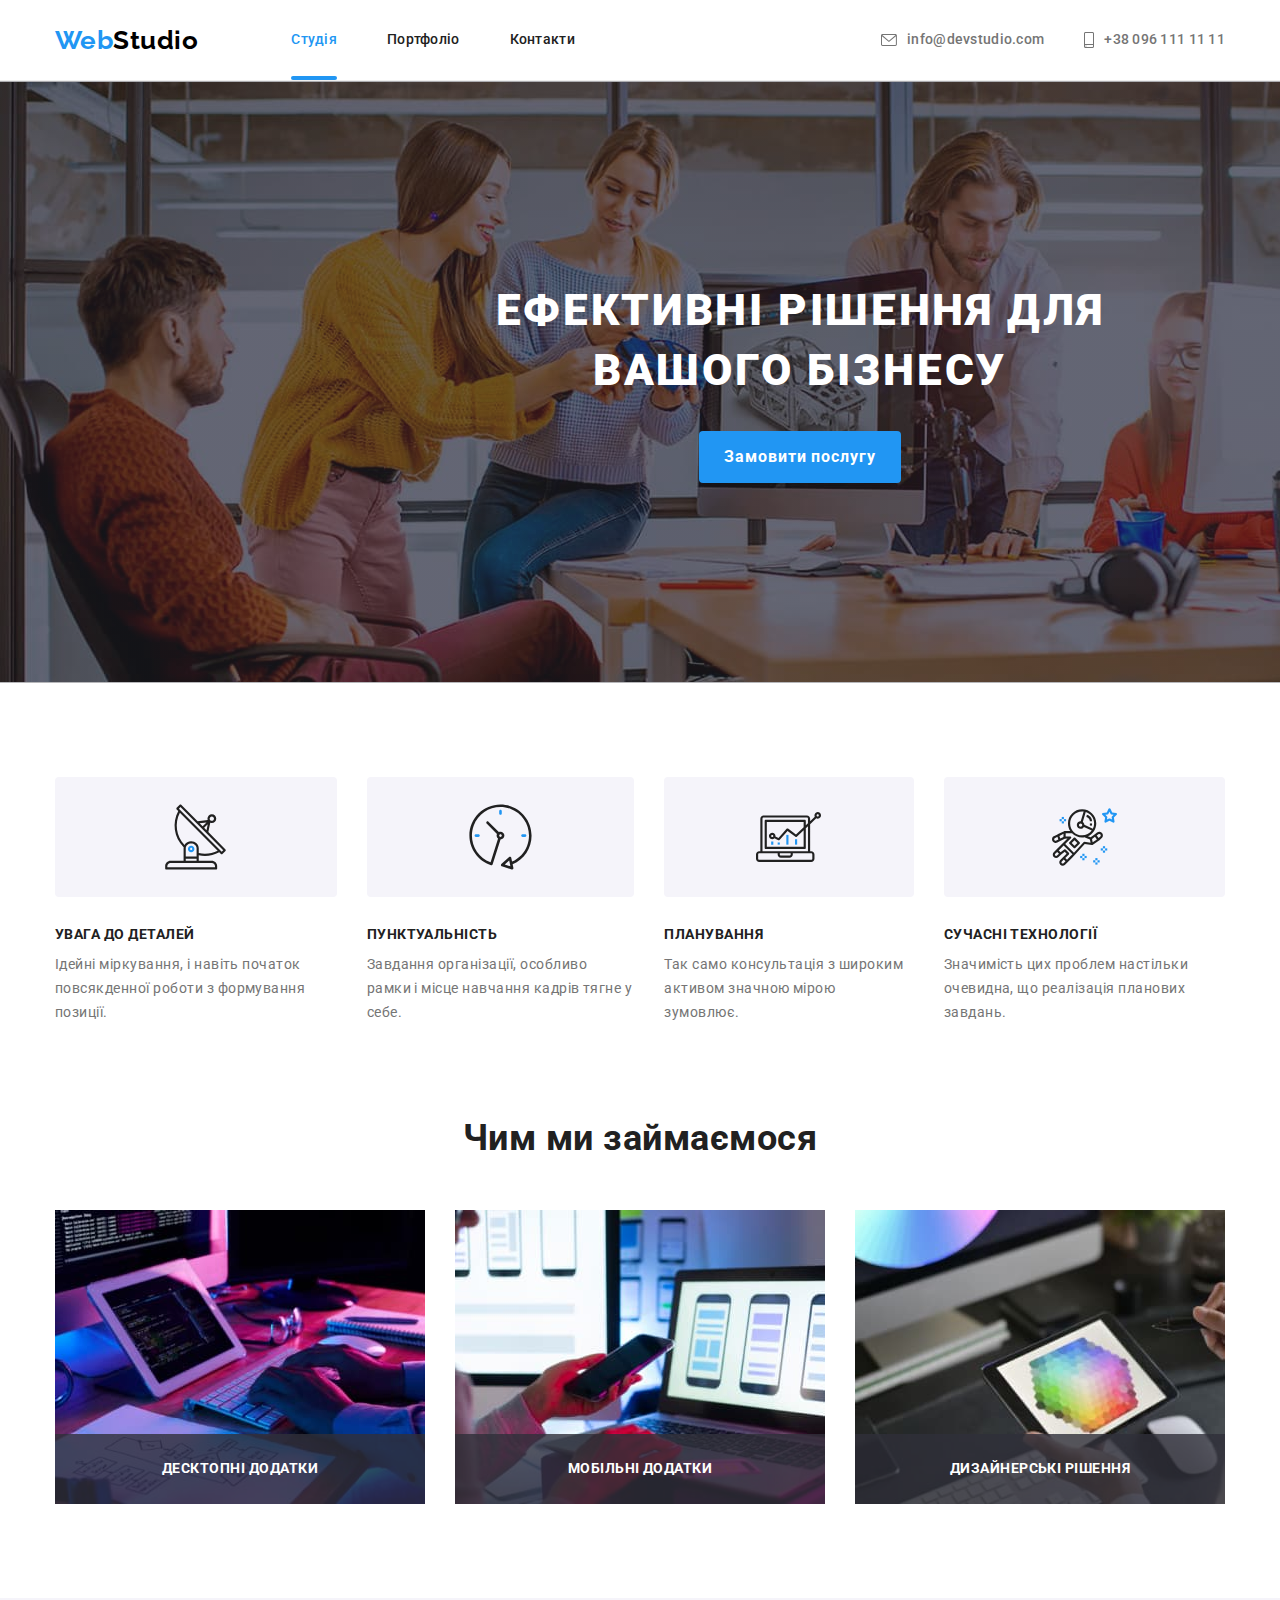
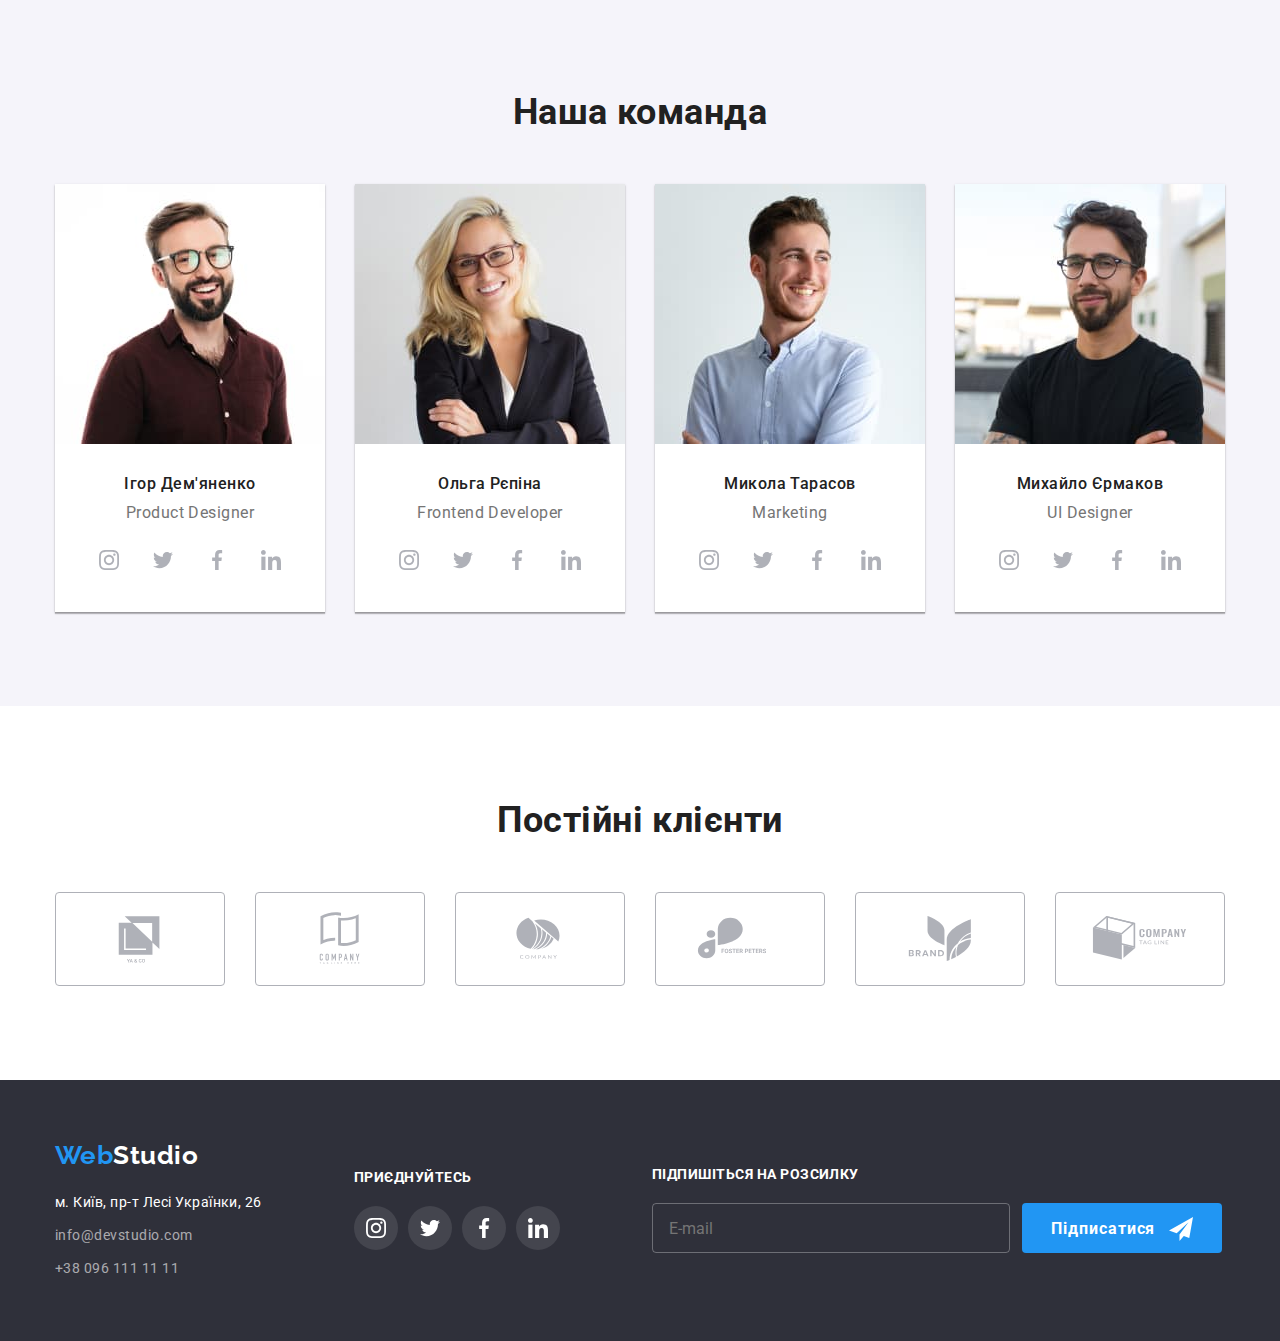
<file: index.html>
<!DOCTYPE html>
<html lang="uk">
  <head>
    <meta charset="UTF-8" />
    <meta http-equiv="X-UA-Compatible" content="IE=edge" />
    <meta name="viewport" content="width=device-width, initial-scale=1.0" />
    <title>Студія</title>
    <link rel="preconnect" href="https://fonts.googleapis.com" />
    <link rel="preconnect" href="https://fonts.gstatic.com" crossorigin />
    <link
      href="https://fonts.googleapis.com/css2?family=Raleway:wght@700&family=Roboto:wght@400;500;700;900&display=swap"
      rel="stylesheet"
    />
    <link
      rel="stylesheet"
      href="https://cdnjs.cloudflare.com/ajax/libs/modern-normalize/1.1.0/modern-normalize.min.css"
    />
    <link rel="stylesheet" href="./css/main.min.css" />
  </head>
  <body>
    <header class="page-header">
      <div class="container page-header__flex-box">
        <nav class="site-nav">
          <a class="logo page-header__logo" href="./index.html"
            >Web<span class="logo__header-part">Studio</span></a
          >
          <ul class="site-nav__list">
            <li>
              <a class="link site-nav__link site-nav__link--active" href="./index.html">Студія</a>
            </li>
            <li>
              <a class="link site-nav__link" href="./portfolio.html">Портфоліо</a>
            </li>
            <li>
              <a class="link site-nav__link" href="">Контакти</a>
            </li>
          </ul>
        </nav>
        <ul class="contacts">
          <li>
            <a class="link contacts__link" href="mailto:info@devstudio.com">
              <svg class="contacts__icon" width="16" height="12">
                <use href="./images/icons.svg#icon-mail"></use>
              </svg>
              info@devstudio.com
            </a>
          </li>
          <li>
            <a class="link contacts__link" href="tel:+380961111111">
              <svg class="contacts__icon" width="10" height="16">
                <use href="./images/icons.svg#icon-call"></use>
              </svg>
              +38 096 111 11 11
            </a>
          </li>
        </ul>
      </div>
    </header>
    <main>
      <!-- Hero -->
      <section class="hero">
        <div class="container">
          <h1 class="hero__title">Ефективні рішення для вашого бізнесу</h1>
          <button class="button" type="button" data-modal-open>Замовити послугу</button>
        </div>
      </section>
      <!-- Преимущества -->
      <section class="advances">
        <div class="container">
          <h2 class="hidden">Переваги</h2>
          <ul class="advances__list">
            <li>
              <div class="advances__icon">
                <svg width="65" height="70">
                  <use href="./images/icons.svg#icon-antenna-1"></use>
                </svg>
              </div>
              <h3 class="advances__subtitle">Увага до деталей</h3>
              <p class="advances__text">
                Ідейні міркування, і навіть початок повсякденної роботи з формування позиції.
              </p>
            </li>
            <li>
              <div class="advances__icon">
                <svg width="65" height="70">
                  <use href="./images/icons.svg#icon-clock-1"></use>
                </svg>
              </div>
              <h3 class="advances__subtitle">Пунктуальність</h3>
              <p class="advances__text">
                Завдання організації, особливо рамки і місце навчання кадрів тягне у себе.
              </p>
            </li>
            <li>
              <div class="advances__icon">
                <svg width="65" height="70">
                  <use href="./images/icons.svg#icon-diagram-1"></use>
                </svg>
              </div>
              <h3 class="advances__subtitle">Планування</h3>
              <p class="advances__text">
                Так само консультація з широким активом значною мірою зумовлює.
              </p>
            </li>
            <li>
              <div class="advances__icon">
                <svg width="65" height="70">
                  <use href="./images/icons.svg#icon-astronaut-1"></use>
                </svg>
              </div>
              <h3 class="advances__subtitle">Сучасні технології</h3>
              <p class="advances__text">
                Значимість цих проблем настільки очевидна, що реалізація планових завдань.
              </p>
            </li>
          </ul>
        </div>
      </section>
      <!-- Функции -->
      <section class="functions">
        <div class="container">
          <h2 class="title">Чим ми займаємося</h2>
          <ul class="functions__list">
            <li>
              <div class="functions__card">
                <img src="./images/img2.jpg" alt="Процес написання коду" width="370" />
                <p class="functions__name">Десктопні додатки</p>
              </div>
            </li>
            <li>
              <div class="functions__card">
                <img src="./images/img.jpg" alt="Руки тримають телефон" width="370" />
                <p class="functions__name">Мобільні додатки</p>
              </div>
            </li>
            <li>
              <div class="functions__card">
                <img src="./images/img3.jpg" alt="Кольорова палітра на планшеті" width="370" />
                <p class="functions__name">Дизайнерські рішення</p>
              </div>
            </li>
          </ul>
        </div>
      </section>
      <!-- Команда -->
      <section class="members">
        <div class="container">
          <h2 class="title">Наша команда</h2>
          <ul class="members__list">
            <li class="members__card">
              <img src="./images/member1.jpg" alt="Чоловік в окулярах" width="270" />
              <h3 class="members__name">Ігор Дем'яненко</h3>
              <p lang="en">Product Designer</p>
              <ul class="contacts-list">
                <li>
                  <a class="contacts-list__link" href="#">
                    <svg class="contacts-list__icon">
                      <use href="./images/icons.svg#icon-instagram-2"></use>
                    </svg>
                  </a>
                </li>

                <li>
                  <a class="contacts-list__link" href="#">
                    <svg class="contacts-list__icon">
                      <use href="./images/icons.svg#icon-twitter-1"></use>
                    </svg>
                  </a>
                </li>

                <li>
                  <a class="contacts-list__link" href="#">
                    <svg class="contacts-list__icon">
                      <use href="./images/icons.svg#icon-facebook-1"></use>
                    </svg>
                  </a>
                </li>

                <li>
                  <a class="contacts-list__link" href="#">
                    <svg class="contacts-list__icon">
                      <use href="./images/icons.svg#icon-linkedin-1"></use>
                    </svg>
                  </a>
                </li>
              </ul>
            </li>

            <li class="members__card">
              <img src="./images/member2.jpg" alt="Жінка в окулярах" width="270" />
              <h3 class="members__name">Ольга Рєпіна</h3>
              <p lang="en">Frontend Developer</p>
              <ul class="contacts-list">
                <li>
                  <a class="contacts-list__link" href="#">
                    <svg class="contacts-list__icon">
                      <use href="./images/icons.svg#icon-instagram-2"></use>
                    </svg>
                  </a>
                </li>

                <li>
                  <a class="contacts-list__link" href="#">
                    <svg class="contacts-list__icon">
                      <use href="./images/icons.svg#icon-twitter-1"></use>
                    </svg>
                  </a>
                </li>

                <li>
                  <a class="contacts-list__link" href="#">
                    <svg class="contacts-list__icon">
                      <use href="./images/icons.svg#icon-facebook-1"></use>
                    </svg>
                  </a>
                </li>

                <li>
                  <a class="contacts-list__link" href="#">
                    <svg class="contacts-list__icon">
                      <use href="./images/icons.svg#icon-linkedin-1"></use>
                    </svg>
                  </a>
                </li>
              </ul>
            </li>

            <li class="members__card">
              <img src="./images/member3.jpg" alt="Чоловік" width="270" />
              <h3 class="members__name">Микола Тарасов</h3>
              <p lang="en">Marketing</p>
              <ul class="contacts-list">
                <li>
                  <a class="contacts-list__link" href="#">
                    <svg class="contacts-list__icon">
                      <use href="./images/icons.svg#icon-instagram-2"></use>
                    </svg>
                  </a>
                </li>

                <li>
                  <a class="contacts-list__link" href="#">
                    <svg class="contacts-list__icon">
                      <use href="./images/icons.svg#icon-twitter-1"></use>
                    </svg>
                  </a>
                </li>

                <li>
                  <a class="contacts-list__link" href="#">
                    <svg class="contacts-list__icon">
                      <use href="./images/icons.svg#icon-facebook-1"></use>
                    </svg>
                  </a>
                </li>

                <li>
                  <a class="contacts-list__link" href="#">
                    <svg class="contacts-list__icon">
                      <use href="./images/icons.svg#icon-linkedin-1"></use>
                    </svg>
                  </a>
                </li>
              </ul>
            </li>

            <li class="members__card">
              <img src="./images/member4.jpg" alt="Чоловік в окулярах" width="270" />
              <h3 class="members__name">Михайло Єрмаков</h3>
              <p lang="en">UI Designer</p>
              <ul class="contacts-list">
                <li>
                  <a class="contacts-list__link" href="#">
                    <svg class="contacts-list__icon">
                      <use href="./images/icons.svg#icon-instagram-2"></use>
                    </svg>
                  </a>
                </li>

                <li>
                  <a class="contacts-list__link" href="#">
                    <svg class="contacts-list__icon">
                      <use href="./images/icons.svg#icon-twitter-1"></use>
                    </svg>
                  </a>
                </li>

                <li>
                  <a class="contacts-list__link" href="#">
                    <svg class="contacts-list__icon">
                      <use href="./images/icons.svg#icon-facebook-1"></use>
                    </svg>
                  </a>
                </li>

                <li>
                  <a class="contacts-list__link" href="#">
                    <svg class="contacts-list__icon">
                      <use href="./images/icons.svg#icon-linkedin-1"></use>
                    </svg>
                  </a>
                </li>
              </ul>
            </li>
          </ul>
        </div>
      </section>
      <!-- Клиенты -->
      <section class="clients">
        <div class="container">
          <h2 class="title">Постійні клієнти</h2>
          <ul class="clients__list">
            <li>
              <a class="clients__link" href="#">
                <div class="clients__icon-box">
                  <svg class="clients__icon">
                    <use href="./images/icons.svg#icon-client-1"></use>
                  </svg>
                </div>
              </a>
            </li>

            <li>
              <a class="clients__link" href="#">
                <div class="clients__icon-box">
                  <svg class="clients__icon">
                    <use href="./images/icons.svg#icon-client-2"></use>
                  </svg>
                </div>
              </a>
            </li>

            <li>
              <a class="clients__link" href="#">
                <div class="clients__icon-box">
                  <svg class="clients__icon">
                    <use href="./images/icons.svg#icon-client-3"></use>
                  </svg>
                </div>
              </a>
            </li>

            <li>
              <a class="clients__link" href="#">
                <div class="clients__icon-box">
                  <svg class="clients__icon">
                    <use href="./images/icons.svg#icon-client-4"></use>
                  </svg>
                </div>
              </a>
            </li>

            <li>
              <a class="clients__link" href="#">
                <div class="clients__icon-box">
                  <svg class="clients__icon">
                    <use href="./images/icons.svg#icon-client-5"></use>
                  </svg>
                </div>
              </a>
            </li>

            <li>
              <a class="clients__link" href="#">
                <div class="clients__icon-box">
                  <svg class="clients__icon">
                    <use href="./images/icons.svg#icon-client-6"></use>
                  </svg>
                </div>
              </a>
            </li>
          </ul>
        </div>
      </section>
    </main>
    <!-- Футер -->
    <footer class="page-footer">
      <div class="container page-footer__flex-box">
        <div>
          <a class="logo page-footer__logo" href="./index.html"
            >Web<span class="logo__footer-part">Studio</span></a
          >
          <address>
            <ul class="address">
              <li class="address__street">м. Київ, пр-т Лесі Українки, 26</li>
              <li>
                <a class="link address__contacts" href="mailto:info@devstudio.com"
                  >info@devstudio.com</a
                >
              </li>
              <li>
                <a class="link address__contacts" href="tel:++380961111111">+38 096 111 11 11</a>
              </li>
            </ul>
          </address>
        </div>
        <div>
          <p class="page-footer__subtitle">Приєднуйтесь</p>
          <ul class="links">
            <li>
              <a class="links__item" href="#">
                <svg class="links__icon">
                  <use href="./images/icons.svg#icon-instagram-2"></use>
                </svg>
              </a>
            </li>

            <li>
              <a class="links__item" href="#">
                <svg class="links__icon">
                  <use href="./images/icons.svg#icon-twitter-1"></use>
                </svg>
              </a>
            </li>

            <li>
              <a class="links__item" href="#">
                <svg class="links__icon">
                  <use href="./images/icons.svg#icon-facebook-1"></use>
                </svg>
              </a>
            </li>

            <li>
              <a class="links__item" href="#">
                <svg class="links__icon">
                  <use href="./images/icons.svg#icon-linkedin-1"></use>
                </svg>
              </a>
            </li>
          </ul>
        </div>
        <div>
          <form>
            <label for="email" class="page-footer__subtitle">Підпишіться на розсилку</label>
            <div class="page-footer__input-pos">
              <input
                type="email"
                name="email"
                id="email"
                placeholder="E-mail"
                class="page-footer__input"
              />
              <button type="submit" class="button page-footer__button">
                Підписатися
                <svg width="24px" height="24px" class="button__icon">
                  <use href="./images/icons.svg#icon-subscribe"></use>
                </svg>
              </button>
            </div>
          </form>
        </div>
      </div>
    </footer>
    <div class="backdrop is-hidden" data-modal>
      <div class="modal">
        <button class="close-button" data-modal-close>
          <svg width="18" height="18" class="close-button__icon">
            <use href="./images/icons.svg#icon-vector"></use>
          </svg>
        </button>
        <div class="modal__form">
          <h2 class="modal__title">Залиште свої дані, ми вам передзвонимо</h2>
          <form>
            <div class="modal__fields">
              <div class="modal__pos">
                <label class="modal__label">
                  Ім'я
                  <input type="text" name="name" class="modal__input" />
                  <svg width="18" height="18" class="modal__icon">
                    <use href="./images/icons.svg#icon-name"></use>
                  </svg>
                </label>
              </div>

              <div class="modal__pos">
                <label class="modal__label">
                  Телефон
                  <input type="tel" name="number" class="modal__input" />
                  <svg width="18" height="18" class="modal__icon">
                    <use href="./images/icons.svg#icon-number"></use>
                  </svg>
                </label>
              </div>

              <div class="modal__pos">
                <label class="modal__label">
                  Пошта
                  <input type="email" name="email" class="modal__input" />
                  <svg width="18" height="18" class="modal__icon">
                    <use href="./images/icons.svg#icon-email"></use>
                  </svg>
                </label>
              </div>

              <label class="modal__label">
                Коментар
                <textarea
                  name="comment"
                  rows="10"
                  placeholder="Введіть текст"
                  class="modal__input modal__comment"
                ></textarea>
              </label>
            </div>
            <div class="terms">
              <label class="terms__label">
                <input type="checkbox" name="terms" class="terms__checkbox hidden" />
                <span class="terms__check-mark"></span>
                Погоджуюся з розсилкою та приймаю
              </label>
              <a href="#" class="terms__link">Умови договору</a>
            </div>
            <button type="submit" class="button submit-button">Відправити</button>
          </form>
        </div>
      </div>
    </div>
    <script src="./js/modal.js"></script>
  </body>
</html>
</file>
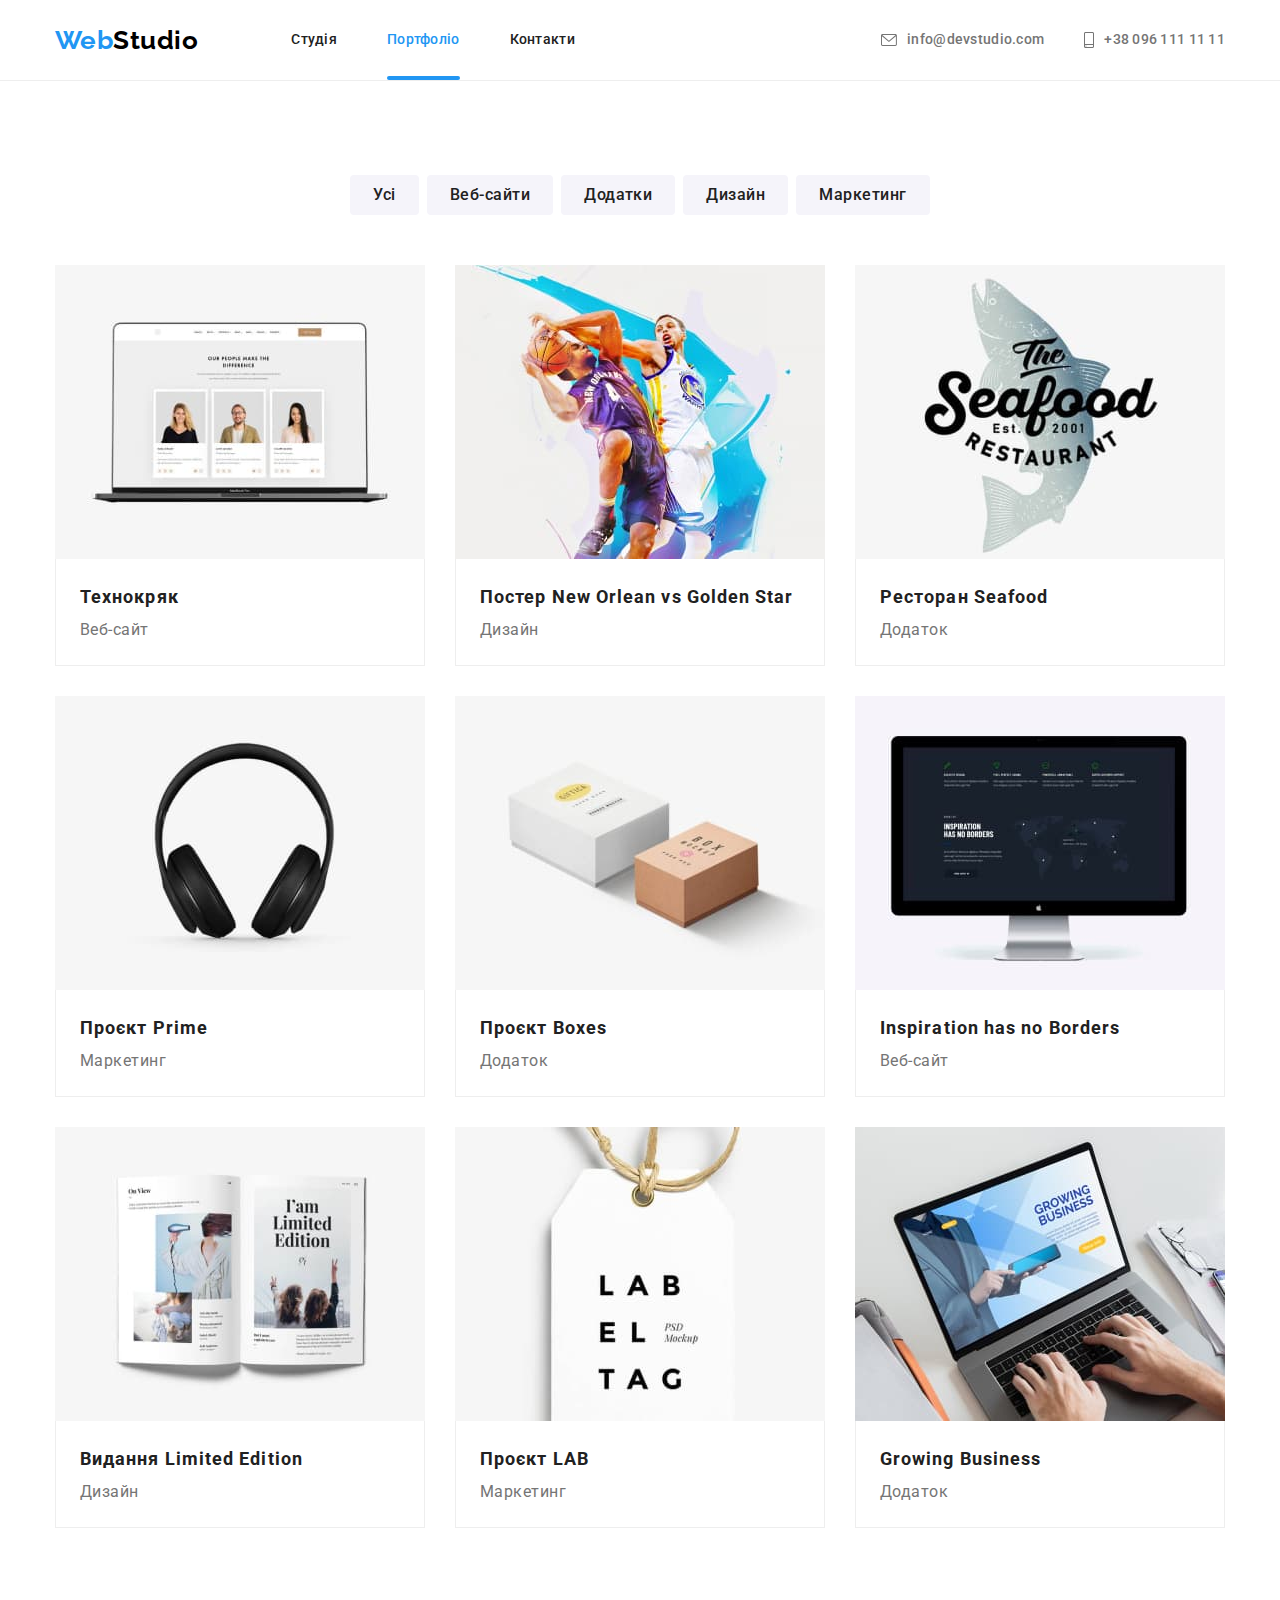
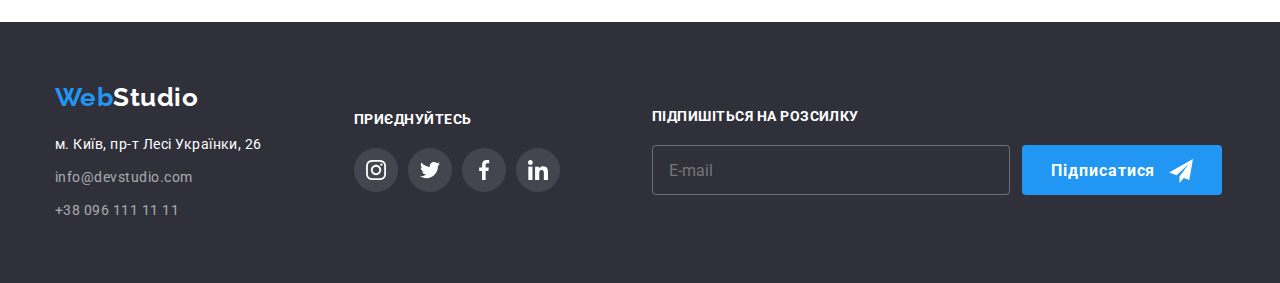
<file: portfolio.html>
<!DOCTYPE html>
<html lang="uk">
  <head>
    <meta charset="UTF-8" />
    <meta http-equiv="X-UA-Compatible" content="IE=edge" />
    <meta name="viewport" content="width=device-width, initial-scale=1.0" />
    <title>Портфоліо</title>
    <link rel="preconnect" href="https://fonts.googleapis.com" />
    <link rel="preconnect" href="https://fonts.gstatic.com" crossorigin />
    <link
      href="https://fonts.googleapis.com/css2?family=Raleway:wght@700&family=Roboto:wght@400;500;700;900&display=swap"
      rel="stylesheet"
    />
    <link
      rel="stylesheet"
      href="https://cdnjs.cloudflare.com/ajax/libs/modern-normalize/1.1.0/modern-normalize.min.css"
    />
    <link rel="stylesheet" href="./css/main.min.css" />
  </head>
  <body>
    <header class="page-header">
      <div class="container page-header__flex-box">
        <nav class="site-nav">
          <a class="logo page-header__logo" href="./index.html"
            >Web<span class="logo__header-part">Studio</span></a
          >
          <ul class="site-nav__list">
            <li>
              <a class="link site-nav__link" href="./index.html">Студія</a>
            </li>
            <li>
              <a class="link site-nav__link site-nav__link--active" href="./portfolio.html"
                >Портфоліо</a
              >
            </li>
            <li>
              <a class="link site-nav__link" href="">Контакти</a>
            </li>
          </ul>
        </nav>
        <ul class="contacts">
          <li>
            <a class="link contacts__link" href="mailto:info@devstudio.com">
              <svg class="contacts__icon" width="16" height="12">
                <use href="./images/icons.svg#icon-mail"></use>
              </svg>
              info@devstudio.com
            </a>
          </li>
          <li>
            <a class="link contacts__link" href="tel:+380961111111">
              <svg class="contacts__icon" width="10" height="16">
                <use href="./images/icons.svg#icon-call"></use>
              </svg>
              +38 096 111 11 11
            </a>
          </li>
        </ul>
      </div>
    </header>
    <main>
      <section class="portfolio">
        <div class="container">
          <h1 hidden>Портфоліо</h1>
          <ul class="filter">
            <li>
              <button class="filter__button" type="button">Усі</button>
            </li>
            <li>
              <button class="filter__button" type="button">Веб-сайти</button>
            </li>
            <li>
              <button class="filter__button" type="button">Додатки</button>
            </li>
            <li>
              <button class="filter__button" type="button">Дизайн</button>
            </li>
            <li>
              <button class="filter__button" type="button">Маркетинг</button>
            </li>
          </ul>
          <ul class="projects">
            <li class="projects__card">
              <div class="projects__pos">
                <p class="projects__overlay">
                  Ресурс пропонує комплексні пропозиції з різним рівнем функціоналу та сервісів. Все
                  це дозволить відвідувачу отримати вичерпні відомості про компанію чи приватну
                  особу.
                </p>
                <img src="./images/examle(1).jpg" alt="Веб-сайт на ноубуці" width="370" />
              </div>
              <div class="projects__desc">
                <h2 class="projects__name">Технокряк</h2>
                <p class="projects__category">Веб-сайт</p>
              </div>
            </li>
            <li class="projects__card">
              <div class="projects__pos">
                <p class="projects__overlay">
                  Ресурс пропонує комплексні пропозиції з різним рівнем функціоналу та сервісів. Все
                  це дозволить відвідувачу отримати вичерпні відомості про компанію чи приватну
                  особу.
                </p>
                <img src="./images/examle(2).jpg" alt="2 баскетболіста" width="370" />
              </div>
              <div class="projects__desc">
                <h2 class="projects__name">
                  Постер <span lang="en">New Orlean vs Golden Star</span>
                </h2>
                <p class="projects__category">Дизайн</p>
              </div>
            </li>
            <li class="projects__card">
              <div class="projects__pos">
                <p class="projects__overlay">
                  Ресурс пропонує комплексні пропозиції з різним рівнем функціоналу та сервісів. Все
                  це дозволить відвідувачу отримати вичерпні відомості про компанію чи приватну
                  особу.
                </p>
                <img src="./images/examle(3).jpg" alt="Логотип ресторану" width="370" />
              </div>
              <div class="projects__desc">
                <h2 class="projects__name">Ресторан <span lang="en">Seafood</span></h2>
                <p class="projects__category">Додаток</p>
              </div>
            </li>
            <li class="projects__card">
              <div class="projects__pos">
                <p class="projects__overlay">
                  Ресурс пропонує комплексні пропозиції з різним рівнем функціоналу та сервісів. Все
                  це дозволить відвідувачу отримати вичерпні відомості про компанію чи приватну
                  особу.
                </p>
                <img src="./images/examle(4).jpg" alt="Навушники" width="370" />
              </div>
              <div class="projects__desc">
                <h2 class="projects__name">Проєкт <span lang="en">Prime</span></h2>
                <p class="projects__category">Маркетинг</p>
              </div>
            </li>
            <li class="projects__card">
              <div class="projects__pos">
                <p class="projects__overlay">
                  Ресурс пропонує комплексні пропозиції з різним рівнем функціоналу та сервісів. Все
                  це дозволить відвідувачу отримати вичерпні відомості про компанію чи приватну
                  особу.
                </p>
                <img src="./images/examle(5).jpg" alt="2 коробки" width="370" />
              </div>
              <div class="projects__desc">
                <h2 class="projects__name">Проєкт <span lang="en">Boxes</span></h2>
                <p class="projects__category">Додаток</p>
              </div>
            </li>
            <li class="projects__card">
              <div class="projects__pos">
                <p class="projects__overlay">
                  Ресурс пропонує комплексні пропозиції з різним рівнем функціоналу та сервісів. Все
                  це дозволить відвідувачу отримати вичерпні відомості про компанію чи приватну
                  особу.
                </p>
                <img src="./images/examle(6).jpg" alt="Веб-сайт на моніторі" width="370" />
              </div>
              <div class="projects__desc">
                <h2 lang="en" class="projects__name">Inspiration has no Borders</h2>
                <p class="projects__category">Веб-сайт</p>
              </div>
            </li>
            <li class="projects__card">
              <div class="projects__pos">
                <p class="projects__overlay">
                  Ресурс пропонує комплексні пропозиції з різним рівнем функціоналу та сервісів. Все
                  це дозволить відвідувачу отримати вичерпні відомості про компанію чи приватну
                  особу.
                </p>
                <img src="./images/examle(7).jpg" alt="Журнал" width="370" />
              </div>
              <div class="projects__desc">
                <h2 class="projects__name">Видання <span lang="en">Limited Edition</span></h2>
                <p class="projects__category">Дизайн</p>
              </div>
            </li>
            <li class="projects__card">
              <div class="projects__pos">
                <p class="projects__overlay">
                  Ресурс пропонує комплексні пропозиції з різним рівнем функціоналу та сервісів. Все
                  це дозволить відвідувачу отримати вичерпні відомості про компанію чи приватну
                  особу.
                </p>
                <img src="./images/examle(8).jpg" alt="Етикетка" width="370" />
              </div>
              <div class="projects__desc">
                <h2 class="projects__name">Проєкт <span lang="en">LAB</span></h2>
                <p class="projects__category">Маркетинг</p>
              </div>
            </li>
            <li class="projects__card">
              <div class="projects__pos">
                <p class="projects__overlay">
                  Ресурс пропонує комплексні пропозиції з різним рівнем функціоналу та сервісів. Все
                  це дозволить відвідувачу отримати вичерпні відомості про компанію чи приватну
                  особу.
                </p>
                <img
                  src="./images/examle(9).jpg"
                  alt="Чоловічі руки печатають на ноутбуці"
                  width="370"
                />
              </div>
              <div class="projects__desc">
                <h2 lang="en" class="projects__name">Growing Business</h2>
                <p class="projects__category">Додаток</p>
              </div>
            </li>
          </ul>
        </div>
      </section>
    </main>
    <footer class="page-footer">
      <div class="container page-footer__flex-box">
        <div>
          <a class="logo page-footer__logo" href="./index.html"
            >Web<span class="logo__footer-part">Studio</span></a
          >
          <address>
            <ul class="address">
              <li class="address__street">м. Київ, пр-т Лесі Українки, 26</li>
              <li>
                <a class="link address__contacts" href="mailto:info@devstudio.com"
                  >info@devstudio.com</a
                >
              </li>
              <li>
                <a class="link address__contacts" href="tel:++380961111111">+38 096 111 11 11</a>
              </li>
            </ul>
          </address>
        </div>
        <div>
          <p class="page-footer__subtitle">Приєднуйтесь</p>
          <ul class="links">
            <li>
              <a class="links__item" href="#">
                <svg class="links__icon">
                  <use href="./images/icons.svg#icon-instagram-2"></use>
                </svg>
              </a>
            </li>

            <li>
              <a class="links__item" href="#">
                <svg class="links__icon">
                  <use href="./images/icons.svg#icon-twitter-1"></use>
                </svg>
              </a>
            </li>

            <li>
              <a class="links__item" href="#">
                <svg class="links__icon">
                  <use href="./images/icons.svg#icon-facebook-1"></use>
                </svg>
              </a>
            </li>

            <li>
              <a class="links__item" href="#">
                <svg class="links__icon">
                  <use href="./images/icons.svg#icon-linkedin-1"></use>
                </svg>
              </a>
            </li>
          </ul>
        </div>
        <div>
          <form>
            <label for="email" class="page-footer__subtitle">Підпишіться на розсилку</label>
            <div class="page-footer__input-pos">
              <input
                type="email"
                name="email"
                id="email"
                placeholder="E-mail"
                class="page-footer__input"
              />
              <button type="submit" class="button page-footer__button">
                Підписатися
                <svg width="24px" height="24px" class="button__icon">
                  <use href="./images/icons.svg#icon-subscribe"></use>
                </svg>
              </button>
            </div>
          </form>
        </div>
      </div>
    </footer>
  </body>
</html>
</file>
<file: css/main.min.css>
.hidden{position:absolute;width:1px;height:1px;margin:-1px;border:0;padding:0;clip:rect(0 0 0 0);overflow:hidden}.container{margin-left:auto;margin-right:auto;width:1200px;padding-left:15px;padding-right:15px}.link{-webkit-transition:color 250ms cubic-bezier(0.4, 0, 0.2, 1);transition:color 250ms cubic-bezier(0.4, 0, 0.2, 1)}.link:hover,.link:focus{color:#2196f3}.title{margin-bottom:50px;font-weight:700;font-size:36px;line-height:1.16;text-align:center}body{margin:0;color:#757575;font-family:"Roboto",sans-serif;letter-spacing:.03em}ul{padding:0;margin:0;list-style:none}h1,h2,h3,h4,h5,h6,p{margin:0}h2,h3{color:#212121}a{color:inherit;text-decoration:none}img{display:block}.page-header{border-bottom:1px solid #eee}.page-header__flex-box{display:-webkit-box;display:-ms-flexbox;display:flex;-webkit-box-align:center;-ms-flex-align:center;align-items:center}.site-nav{display:-webkit-box;display:-ms-flexbox;display:flex;-webkit-box-align:center;-ms-flex-align:center;align-items:center}.site-nav__list{display:-webkit-box;display:-ms-flexbox;display:flex;gap:50px}.site-nav__link{display:inline-block;padding-top:32px;padding-bottom:32px;color:#212121;font-weight:500;font-size:14px;line-height:1.14;letter-spacing:.02em}.site-nav__link--active{position:relative;color:#2196f3}.site-nav__link--active::after{content:"";position:absolute;bottom:0;display:block;width:100%;height:4px;border-radius:2px;background-color:#2196f3}.contacts{display:-webkit-box;display:-ms-flexbox;display:flex;margin-left:auto;gap:40px}.contacts__link{display:-webkit-box;display:-ms-flexbox;display:flex;-webkit-box-align:center;-ms-flex-align:center;align-items:center;font-weight:500;font-size:14px;line-height:1.14;letter-spacing:.02em}.contacts__icon{margin-right:10px;fill:#757575;-webkit-transition:fill 250ms cubic-bezier(0.4, 0, 0.2, 1);transition:fill 250ms cubic-bezier(0.4, 0, 0.2, 1)}.contacts__link:hover .contacts__icon,.contacts__link:focus .contacts__icon{fill:#2196f3}.logo{color:#2196f3;font-family:"Raleway",sans-serif;font-weight:700;font-size:26px;line-height:1.19}.page-header__logo{margin-right:93px}.logo__header-part{color:#000}.page-footer__logo{display:block;margin-bottom:20px}.logo__footer-part{color:#fff}.hero{width:1600px;padding-top:200px;padding-bottom:200px;margin-left:auto;margin-right:auto;background-image:-webkit-gradient(linear, left top, right top, from(rgba(47, 48, 58, 0.4)), to(rgba(47, 48, 58, 0.4))),url(../images/background.jpg);background-image:linear-gradient(to right, rgba(47, 48, 58, 0.4), rgba(47, 48, 58, 0.4)),url(../images/background.jpg);background-repeat:no-repeat;background-position:center;background-size:1600px;text-align:center}.hero__title{width:696px;margin-bottom:30px;margin-left:auto;margin-right:auto;color:#fff;font-weight:900;font-size:44px;line-height:1.36;letter-spacing:.06em;text-transform:uppercase}.button{display:inline-block;padding:10px 24px;background-color:#2196f3;color:#fff;border:1px solid rgba(0,0,0,0);border-radius:4px;font-weight:700;font-size:16px;line-height:1.88;text-align:center;letter-spacing:.06em;cursor:pointer}.advances{padding-top:94px;padding-bottom:94px}.advances__list{display:-webkit-box;display:-ms-flexbox;display:flex;gap:30px}.advances__icon{display:-webkit-box;display:-ms-flexbox;display:flex;-webkit-box-pack:center;-ms-flex-pack:center;justify-content:center;-webkit-box-align:center;-ms-flex-align:center;align-items:center;height:120px;margin-bottom:30px;background-color:#f5f4fa;border-radius:4px}.advances__subtitle{margin-bottom:10px;font-weight:700;font-size:14px;line-height:1.14;text-transform:uppercase}.advances__text{font-size:14px;line-height:1.71}.functions{padding-bottom:94px}.functions__list{display:-webkit-box;display:-ms-flexbox;display:flex;gap:30px}.functions__card{position:relative}.functions__name{position:absolute;width:100%;height:70px;bottom:0;display:-webkit-box;display:-ms-flexbox;display:flex;-webkit-box-pack:center;-ms-flex-pack:center;justify-content:center;-webkit-box-align:center;-ms-flex-align:center;align-items:center;font-weight:700;font-size:14px;line-height:1.14;text-align:center;text-transform:uppercase;color:#fff;background-color:rgba(47,48,58,.8)}.members{padding-top:94px;padding-bottom:94px;background-color:#f5f4fa}.members__list{display:-webkit-box;display:-ms-flexbox;display:flex;gap:30px}.members__card{padding-bottom:30px;background-color:#fff;-webkit-box-shadow:0px 1px 3px rgba(0,0,0,.12),0px 1px 1px rgba(0,0,0,.14),0px 2px 1px rgba(0,0,0,.2);box-shadow:0px 1px 3px rgba(0,0,0,.12),0px 1px 1px rgba(0,0,0,.14),0px 2px 1px rgba(0,0,0,.2);width:270px;font-size:16px;line-height:1.19;text-align:center}.members__name{margin-top:30px;margin-bottom:10px;font-weight:500;font-size:16px}.contacts-list{display:-webkit-box;display:-ms-flexbox;display:flex;-webkit-box-align:center;-ms-flex-align:center;align-items:center;margin-top:16px;padding-right:32px;padding-left:32px;gap:10px}.contacts-list__link{display:block;padding:12px;width:44px;height:44px;-webkit-transition:border-radius 250ms cubic-bezier(0.4, 0, 0.2, 1),background-color 250ms cubic-bezier(0.4, 0, 0.2, 1);transition:border-radius 250ms cubic-bezier(0.4, 0, 0.2, 1),background-color 250ms cubic-bezier(0.4, 0, 0.2, 1)}.contacts-list__link:hover,.contacts-list__link:focus{border-radius:50%;background-color:#2196f3}.contacts-list__icon{width:20px;height:20px;-o-object-position:50% 50%;object-position:50% 50%;fill:#afb1b8;-webkit-transition:fill 250ms cubic-bezier(0.4, 0, 0.2, 1);transition:fill 250ms cubic-bezier(0.4, 0, 0.2, 1)}.contacts-list__link:hover .contacts-list__icon,.contacts-list__link:focus .contacts-list__icon{fill:#fff}.clients{padding-top:94px;padding-bottom:94px}.clients__list{display:-webkit-box;display:-ms-flexbox;display:flex;gap:30px}.clients__link{display:block;width:170px;border:1px solid #afb1b8;border-radius:4px;-webkit-transition:border-color 250ms cubic-bezier(0.4, 0, 0.2, 1);transition:border-color 250ms cubic-bezier(0.4, 0, 0.2, 1)}.clients__link:hover,.clients__link:focus{border-color:#2196f3}.clients__icon-box{display:-webkit-box;display:-ms-flexbox;display:flex;-webkit-box-pack:center;-ms-flex-pack:center;justify-content:center;-webkit-box-align:center;-ms-flex-align:center;align-items:center;height:92px}.clients__icon{width:106px;height:60px;fill:#afb1b8;-webkit-transition:fill 250ms cubic-bezier(0.4, 0, 0.2, 1);transition:fill 250ms cubic-bezier(0.4, 0, 0.2, 1)}.clients__link:hover .clients__icon,.clients__link:focus .clients__icon{fill:#2196f3}.page-footer{padding-top:60px;padding-bottom:60px;background-color:#2f303a}.page-footer__flex-box{display:-webkit-box;display:-ms-flexbox;display:flex;-webkit-box-align:center;-ms-flex-align:center;align-items:center;gap:92px}.address{display:-webkit-box;display:-ms-flexbox;display:flex;-webkit-box-orient:vertical;-webkit-box-direction:normal;-ms-flex-direction:column;flex-direction:column;gap:9px;font-style:normal;font-size:14px;line-height:1.71}.address__street{color:#fff}.address__contacts{color:rgba(255,255,255,.6)}.page-footer__subtitle{display:block;margin-bottom:20px;font-weight:700;font-size:14px;line-height:1.14;text-transform:uppercase;color:#fff}.links{display:-webkit-box;display:-ms-flexbox;display:flex;gap:10px}.links__item{display:block;width:44px;height:44px;padding:12px;border-radius:50%;background-color:rgba(255,255,255,.1);-webkit-transition:background-color 250ms cubic-bezier(0.4, 0, 0.2, 1);transition:background-color 250ms cubic-bezier(0.4, 0, 0.2, 1)}.links__item:hover,.links__item:focus{background-color:#2196f3}.links__icon{width:20px;height:20px;-o-object-position:center;object-position:center;fill:#fff}.page-footer__input-pos{display:-webkit-box;display:-ms-flexbox;display:flex;gap:12px}.page-footer__input{width:358px;height:50px;padding:15px 16px;color:#fff;background-color:inherit;border:1px solid rgba(255,255,255,.3);border-radius:4px;-webkit-transition:outline-color 250ms cubic-bezier(0.4, 0, 0.2, 1),border 250ms cubic-bezier(0.4, 0, 0.2, 1);transition:outline-color 250ms cubic-bezier(0.4, 0, 0.2, 1),border 250ms cubic-bezier(0.4, 0, 0.2, 1)}.page-footer__input:focus{outline:#2196f3 solid 1px;border:inherit}.page-footer__button{position:relative;width:200px;height:50px;padding-left:28px;text-align:left}.button__icon{position:absolute;top:13px;right:28px}.backdrop{position:fixed;top:0;left:0;width:100%;height:100%;background-color:rgba(0,0,0,.2);opacity:1;-webkit-transition:opacity 250ms cubic-bezier(0.4, 0, 0.2, 1),visibility 250ms cubic-bezier(0.4, 0, 0.2, 1);transition:opacity 250ms cubic-bezier(0.4, 0, 0.2, 1),visibility 250ms cubic-bezier(0.4, 0, 0.2, 1)}.backdrop.is-hidden{opacity:0;pointer-events:none;visibility:hidden}.backdrop.is-hidden .modal{-webkit-transform:translate(-50%, -50%) scale(0.9);transform:translate(-50%, -50%) scale(0.9)}.modal{position:absolute;top:50%;left:50%;width:528px;height:581px;background-color:#fff;-webkit-box-shadow:0px 1px 3px rgba(0,0,0,.12),0px 1px 1px rgba(0,0,0,.14),0px 2px 1px rgba(0,0,0,.2);box-shadow:0px 1px 3px rgba(0,0,0,.12),0px 1px 1px rgba(0,0,0,.14),0px 2px 1px rgba(0,0,0,.2);border-radius:4px;-webkit-transform:translate(-50%, -50%) scale(1);transform:translate(-50%, -50%) scale(1);-webkit-transition:-webkit-transform 250ms cubic-bezier(0.4, 0, 0.2, 1);transition:-webkit-transform 250ms cubic-bezier(0.4, 0, 0.2, 1);transition:transform 250ms cubic-bezier(0.4, 0, 0.2, 1);transition:transform 250ms cubic-bezier(0.4, 0, 0.2, 1), -webkit-transform 250ms cubic-bezier(0.4, 0, 0.2, 1)}.close-button{display:block;height:30px;width:30px;margin-left:auto;margin-top:8px;margin-right:8px;padding:5px;border-radius:50%;color:#000;background-color:#fff;border:1px solid rgba(0,0,0,.1);cursor:pointer}.close-button__icon{-webkit-transition:fill 250ms cubic-bezier(0.4, 0, 0.2, 1);transition:fill 250ms cubic-bezier(0.4, 0, 0.2, 1)}.close-button:hover .close-button__icon{fill:#2196f3}.modal__form{width:100%;padding-left:40px;padding-right:40px}.modal__title{margin-bottom:12px;font-weight:700;font-size:20px;line-height:1.15;text-align:center}.modal__fields{display:-webkit-box;display:-ms-flexbox;display:flex;-webkit-box-orient:vertical;-webkit-box-direction:normal;-ms-flex-direction:column;flex-direction:column;gap:10px;margin-bottom:25px}.modal__pos{position:relative;width:100%}.modal__label{font-size:12px;line-height:1.2;-webkit-transition:color 250ms cubic-bezier(0.4, 0, 0.2, 1);transition:color 250ms cubic-bezier(0.4, 0, 0.2, 1)}.modal__label:focus-within{color:#2196f3}.modal__input{display:block;width:100%;height:40px;margin-top:4px;padding:12px 42px;border:1px solid rgba(33,33,33,.2);border-radius:4px;-webkit-transition:outline-color 250ms cubic-bezier(0.4, 0, 0.2, 1);transition:outline-color 250ms cubic-bezier(0.4, 0, 0.2, 1)}.modal__input:focus{outline-color:#2196f3}.modal__icon{position:absolute;bottom:11px;left:12px;-webkit-transition:fill 250ms cubic-bezier(0.4, 0, 0.2, 1);transition:fill 250ms cubic-bezier(0.4, 0, 0.2, 1)}.modal__input:focus+.modal__icon{fill:#2196f3}.modal__comment{height:120px;padding-left:16px;resize:none}.terms{display:-webkit-box;display:-ms-flexbox;display:flex;-webkit-box-pack:center;-ms-flex-pack:center;justify-content:center;-webkit-box-align:center;-ms-flex-align:center;align-items:center;margin-bottom:30px;font-size:14px;line-height:1.7px}.terms__label{display:-webkit-box;display:-ms-flexbox;display:flex;-webkit-box-pack:center;-ms-flex-pack:center;justify-content:center;-webkit-box-align:center;-ms-flex-align:center;align-items:center}.terms__check-mark{display:inline-block;width:16px;height:15px;margin-right:8px;border:2px solid #212121;border-radius:2px;-webkit-transition:border-color 250ms cubic-bezier(0.4, 0, 0.2, 1),background-color 250ms cubic-bezier(0.4, 0, 0.2, 1),background-image 250ms cubic-bezier(0.4, 0, 0.2, 1),background-size 250ms cubic-bezier(0.4, 0, 0.2, 1),background-origin 250ms cubic-bezier(0.4, 0, 0.2, 1);transition:border-color 250ms cubic-bezier(0.4, 0, 0.2, 1),background-color 250ms cubic-bezier(0.4, 0, 0.2, 1),background-image 250ms cubic-bezier(0.4, 0, 0.2, 1),background-size 250ms cubic-bezier(0.4, 0, 0.2, 1),background-origin 250ms cubic-bezier(0.4, 0, 0.2, 1)}.terms__checkbox:checked+.terms__check-mark{border-color:rgba(0,0,0,0);background-color:#2196f3;background-image:url("../images/check-mark.svg");background-size:contain;background-origin:border-box}.terms__link{display:inline-block;margin-left:4px;text-decoration:underline;color:#2196f3}.submit-button{display:block;width:200px;height:50px;margin-left:auto;margin-right:auto}.portfolio{padding-top:94px;padding-bottom:94px}.projects{display:-webkit-box;display:-ms-flexbox;display:flex;-ms-flex-wrap:wrap;flex-wrap:wrap;gap:30px}.projects__card{-ms-flex-preferred-size:calc((100% - 60px)/3);flex-basis:calc((100% - 60px)/3);-webkit-transition:-webkit-box-shadow 250ms cubic-bezier(0.4, 0, 0.2, 1);transition:-webkit-box-shadow 250ms cubic-bezier(0.4, 0, 0.2, 1);transition:box-shadow 250ms cubic-bezier(0.4, 0, 0.2, 1);transition:box-shadow 250ms cubic-bezier(0.4, 0, 0.2, 1), -webkit-box-shadow 250ms cubic-bezier(0.4, 0, 0.2, 1)}.projects__card:hover{-webkit-box-shadow:0px 1px 1px rgba(0,0,0,.12),0px 4px 4px rgba(0,0,0,.06),1px 4px 6px rgba(0,0,0,.16);box-shadow:0px 1px 1px rgba(0,0,0,.12),0px 4px 4px rgba(0,0,0,.06),1px 4px 6px rgba(0,0,0,.16)}.projects__pos{position:relative;overflow:hidden}.projects__overlay{position:absolute;width:100%;height:100%;top:0;-webkit-transform:translateY(100%);transform:translateY(100%);opacity:0;-webkit-transition:opacity 250ms cubic-bezier(0.4, 0, 0.2, 1),-webkit-transform 250ms cubic-bezier(0.4, 0, 0.2, 1);transition:opacity 250ms cubic-bezier(0.4, 0, 0.2, 1),-webkit-transform 250ms cubic-bezier(0.4, 0, 0.2, 1);transition:transform 250ms cubic-bezier(0.4, 0, 0.2, 1),opacity 250ms cubic-bezier(0.4, 0, 0.2, 1);transition:transform 250ms cubic-bezier(0.4, 0, 0.2, 1),opacity 250ms cubic-bezier(0.4, 0, 0.2, 1),-webkit-transform 250ms cubic-bezier(0.4, 0, 0.2, 1);padding:63px 24px;background-color:rgba(33,150,243,.902);font-size:18px;line-height:1.56;color:#fff}.projects__card:hover .projects__overlay{-webkit-transform:translateY(0);transform:translateY(0);opacity:1}.projects__desc{padding:20px 24px;border-right:1px solid #eee;border-left:1px solid #eee;border-bottom:1px solid #eee}.projects__name{font-weight:700;font-size:18px;line-height:2;letter-spacing:.06em}.projects__category{font-size:16px;line-height:1.88}.filter{display:-webkit-box;display:-ms-flexbox;display:flex;-webkit-box-pack:center;-ms-flex-pack:center;justify-content:center;margin-bottom:50px;gap:8px}.filter__button{padding-top:6px;padding-bottom:6px;padding-left:22px;padding-right:22px;color:#212121;background-color:#f5f4fa;border:1px solid rgba(0,0,0,0);border-radius:4px;font-family:"Roboto",sans-serif;font-weight:500;font-size:16px;line-height:1.62;text-align:center;letter-spacing:.03em;cursor:pointer;-webkit-transition:color 250ms cubic-bezier(0.4, 0, 0.2, 1),background-color 250ms cubic-bezier(0.4, 0, 0.2, 1),-webkit-box-shadow 250ms cubic-bezier(0.4, 0, 0.2, 1);transition:color 250ms cubic-bezier(0.4, 0, 0.2, 1),background-color 250ms cubic-bezier(0.4, 0, 0.2, 1),-webkit-box-shadow 250ms cubic-bezier(0.4, 0, 0.2, 1);transition:color 250ms cubic-bezier(0.4, 0, 0.2, 1),background-color 250ms cubic-bezier(0.4, 0, 0.2, 1),box-shadow 250ms cubic-bezier(0.4, 0, 0.2, 1);transition:color 250ms cubic-bezier(0.4, 0, 0.2, 1),background-color 250ms cubic-bezier(0.4, 0, 0.2, 1),box-shadow 250ms cubic-bezier(0.4, 0, 0.2, 1),-webkit-box-shadow 250ms cubic-bezier(0.4, 0, 0.2, 1)}.filter__button:hover,.filter__button:focus{color:#fff;background-color:#2196f3;-webkit-box-shadow:0px 3px 1px rgba(0,0,0,.1),0px 1px 2px rgba(0,0,0,.08),0px 2px 2px rgba(0,0,0,.12);box-shadow:0px 3px 1px rgba(0,0,0,.1),0px 1px 2px rgba(0,0,0,.08),0px 2px 2px rgba(0,0,0,.12)}/*# sourceMappingURL=main.min.css.map */
</file>
